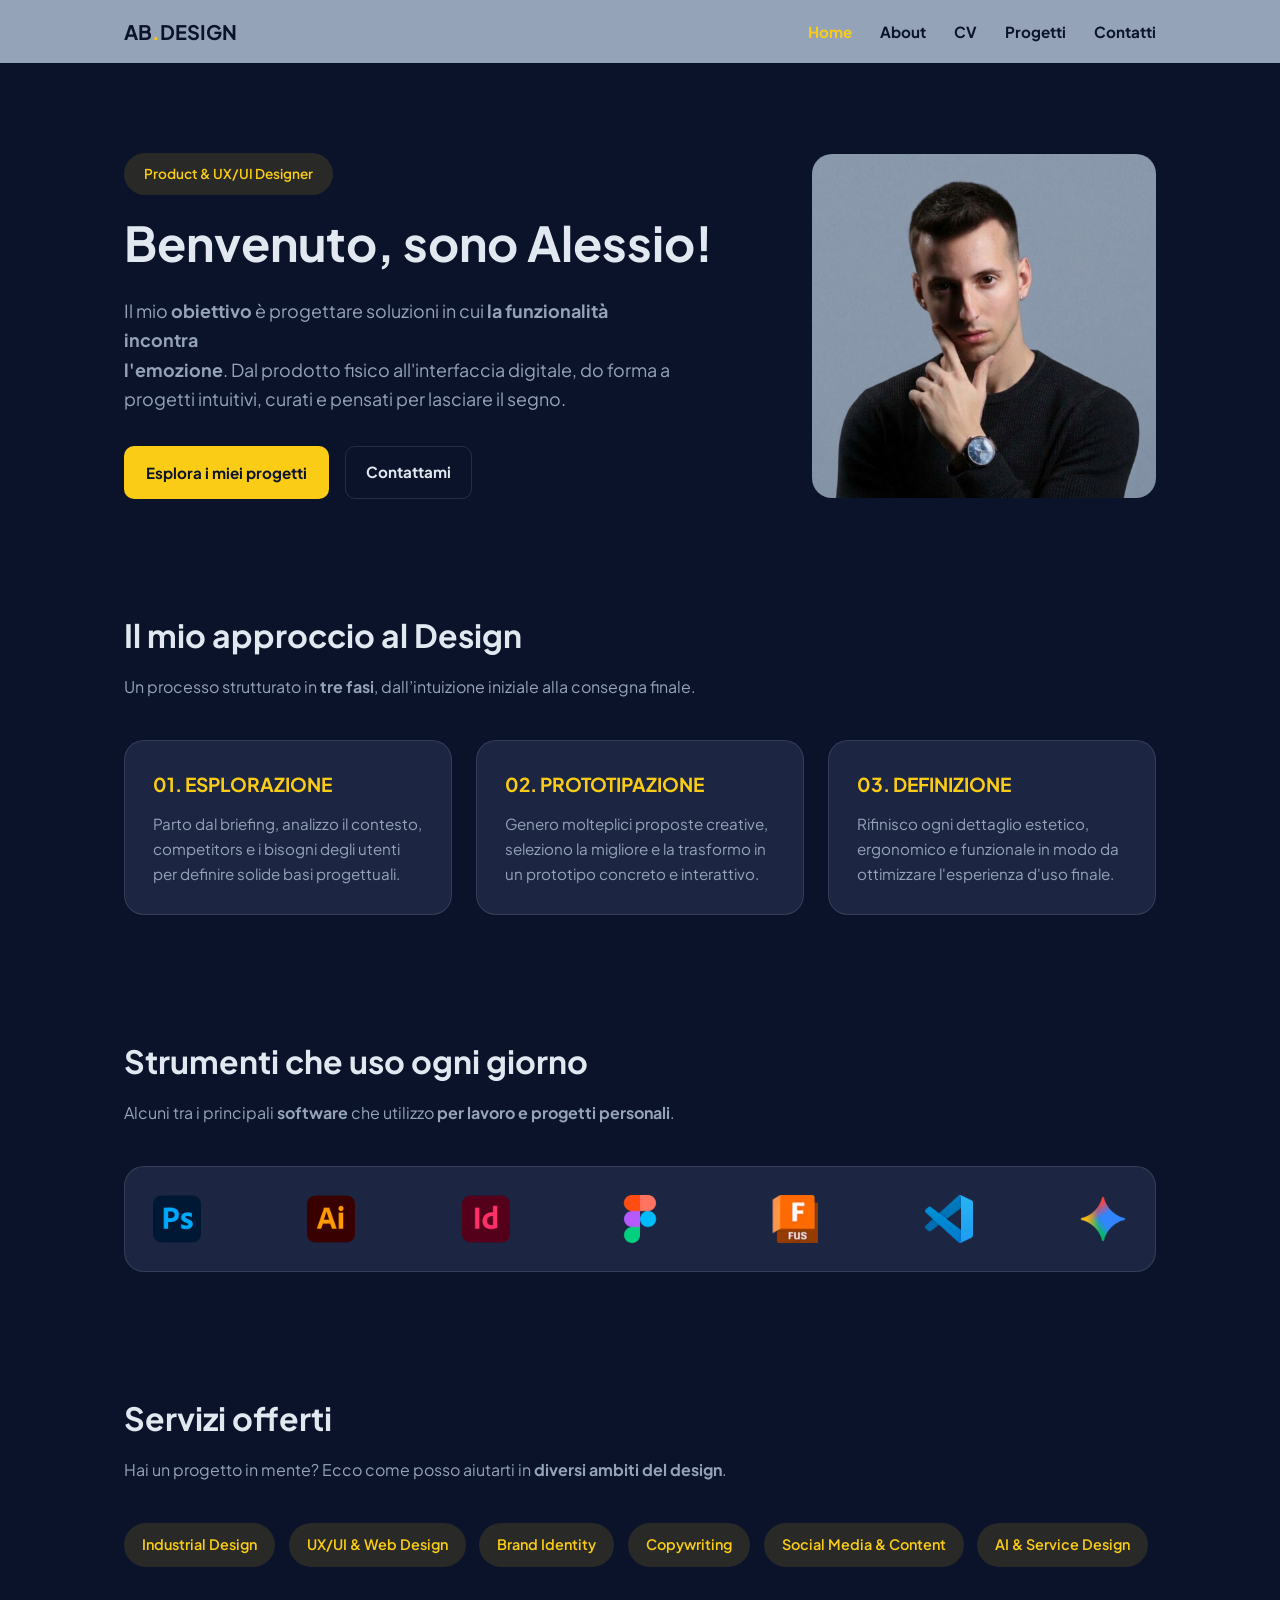
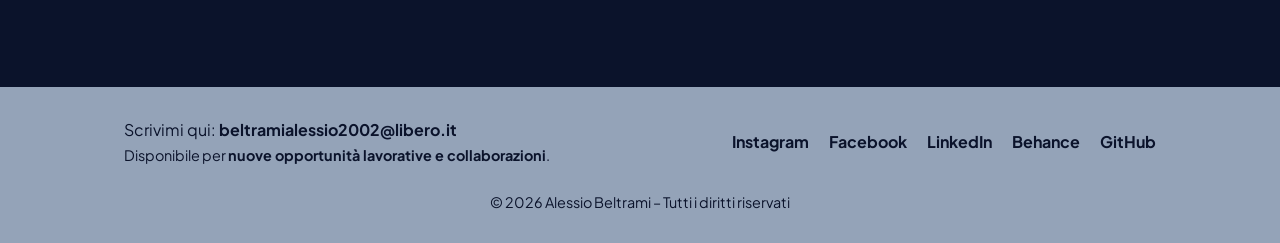
<file: index.html>
<!DOCTYPE html>
<html lang="it">
<head>
  <meta charset="UTF-8">
  <meta name="viewport" content="width=device-width, initial-scale=1.0">
  <title>Alessio Beltrami | Designer</title>
  <meta property="og:type" content="website">
  <meta property="og:url" content="https://alessiobeltrami.github.io/"/>
  <meta property="og:title" content="Portfolio di Alessio Beltrami, Product & UX/UI Designer." />
  <meta property="og:description" content="Esplora i miei progetti e il mio percorso nel mondo del design!" />
  <meta property="og:image" content="https://raw.githubusercontent.com/alessiobeltrami/alessiobeltrami.github.io/main/assets/img/immagine-anteprima.jpg" />
  <meta property="og:image:width" content="1200">
  <meta property="og:image:height" content="630">
  <link rel="icon" type="image/png" href="assets/img/AB_icona.jpg">
  <link rel="preconnect" href="https://fonts.googleapis.com">
  <link rel="preconnect" href="https://fonts.gstatic.com" crossorigin>
  <link href="https://fonts.googleapis.com/css2?family=Plus+Jakarta+Sans:wght@400;600;700&display=swap" rel="stylesheet">
  <link rel="stylesheet" href="assets/css/style.css">
</head>
<body>
  <header class="navbar">
    <div class="nav-container">
      <a href="index.html" class="brand-logo">AB<span>.</span>DESIGN</a>
      <nav class="nav-links" id="nav-links">
        <a href="index.html" class="active"><strong>Home</strong></a>
        <a href="about.html"><strong>About</strong></a>
        <a href="cv.html"><strong>CV</strong></a>
        <a href="progetti.html"><strong>Progetti</strong></a>
        <a href="contatti.html"><strong>Contatti</strong></a>
      </nav>
      <div class="hamburger" id="hamburger">
        <span></span>
        <span></span>
        <span></span>
      </div>
    </div>
  </header>
  <main>
    <section class="hero">
      <div class="container hero-grid">
        <div>
          <span class="badge-role">Product & UX/UI Designer</span>
          <h1>Benvenuto, sono Alessio!</h1>
          <p>Il mio <strong>obiettivo</strong> è progettare soluzioni in cui <strong>la funzionalità incontra <br> l'emozione</strong>. Dal prodotto fisico all'interfaccia digitale, do forma a <br> progetti intuitivi, curati e pensati per lasciare il segno.</p>
          <div class="hero-actions">
            <a href="progetti.html" class="btn-yellow">Esplora i miei progetti</a>
            <a href="contatti.html" class="btn-outline"><strong>Contattami</strong></a>
          </div>
        </div>
        <div class="hero-visual">
          <img src="assets/img/Foto_profilo_1.jpg" alt="Alessio Beltrami's profile picture">
        </div>
      </div>
    </section>
    <section class="section">
      <div class="container">
        <h2 class="section-title">Il mio approccio al Design</h2>
        <p class="section-subtitle"> Un processo strutturato in <strong>tre fasi</strong>, dall’intuizione iniziale alla consegna finale.</p>
        <div class="grid-3">
          <div class="card">
            <h3>01. ESPLORAZIONE</h3> 
            <p>Parto dal briefing, analizzo il contesto, competitors e i bisogni degli utenti per definire solide basi progettuali.</p>
          </div>
          <div class="card">
            <h3>02. PROTOTIPAZIONE</h3>
            <p>Genero molteplici proposte creative, seleziono la migliore e la trasformo in un prototipo concreto e interattivo.</p>
          </div>
          <div class="card">
            <h3>03. DEFINIZIONE</h3>
            <p>Rifinisco ogni dettaglio estetico, ergonomico e funzionale in modo da ottimizzare l'esperienza d'uso finale.</p>
          </div>
        </div>
      </div>
    </section>
    <section class="section">
      <div class="container">
        <h2 class="section-title">Strumenti che uso ogni giorno</h2>
        <p class="section-subtitle"> Alcuni tra i principali <strong>software</strong> che utilizzo <strong>per lavoro e progetti personali</strong>.</p>
        <div class="card">
         <div class="icone-software">
          <img src="assets/favicon/Photoshop_favicon.ico" alt="Photoshop">
          <img src="assets/favicon/Illustrator_favicon.ico" alt="Illustrator">
          <img src="assets/favicon/InDesign_favicon.ico" alt="InDesign">
          <img src="assets/favicon/Figma_favicon.ico" alt="Figma">
          <img src="assets/favicon/Fusion_360_favicon.ico" alt="Fusion 360">
          <img src="assets/favicon/Visual_studio_code_favicon.ico" alt="Visual Studio Code">
          <img src="assets/favicon/Gemini_favicon.ico" alt="Gemini">
         </div>
        </div>        
    </section>
    <section class="section">
      <div class="container">
        <h2 class="section-title">Servizi offerti</h2>
        <p class="section-subtitle">Hai un progetto in mente? Ecco come posso aiutarti in <strong>diversi ambiti del design</strong>.</p>
        <div class="tools-wrap">
          <span class="tool-pill">Industrial Design</span>
          <span class="tool-pill">UX/UI & Web Design</span>
          <span class="tool-pill">Brand Identity</span>
          <span class="tool-pill">Copywriting</span>
            <span class="tool-pill">Social Media & Content</span>
          <span class="tool-pill">AI & Service Design</span>
        </div>
      </div>
    </section>
   <footer class="footer">
    <div class="container">
      <div class="footer-top">
        <div>
          Scrivimi qui: <strong>beltramialessio2002@libero.it</strong> 
          <p style="color: var(--text-dark); font-size: 0.9rem;">Disponibile per <strong>nuove opportunità lavorative e collaborazioni</strong>.</p>
        </div>
        <div class="footer-socials">
          <a href="https://www.instagram.com/_ab._.design_/" target="_blank"><strong>Instagram</strong></a>
          <a href="https://www.facebook.com/alessio.beltrami.16" target="_blank"><strong>Facebook</strong></a>
          <a href="https://www.linkedin.com/in/alessio-beltrami" target="_blank"><strong>LinkedIn</strong></a>
          <a href="https://www.behance.net/alessiobeltrami1" target="_blank"><strong>Behance</strong></a>
          <a href="https://github.com/alessiobeltrami" target="_blank"><strong>GitHub</strong></a>
        </div>
      </div>
      <div class="footer-bottom">
        © 2026 Alessio Beltrami – Tutti i diritti riservati
      </div>
    </div>
  </footer>
  <script src="assets/js/script.js"></script>
</body>
</html>
</file>
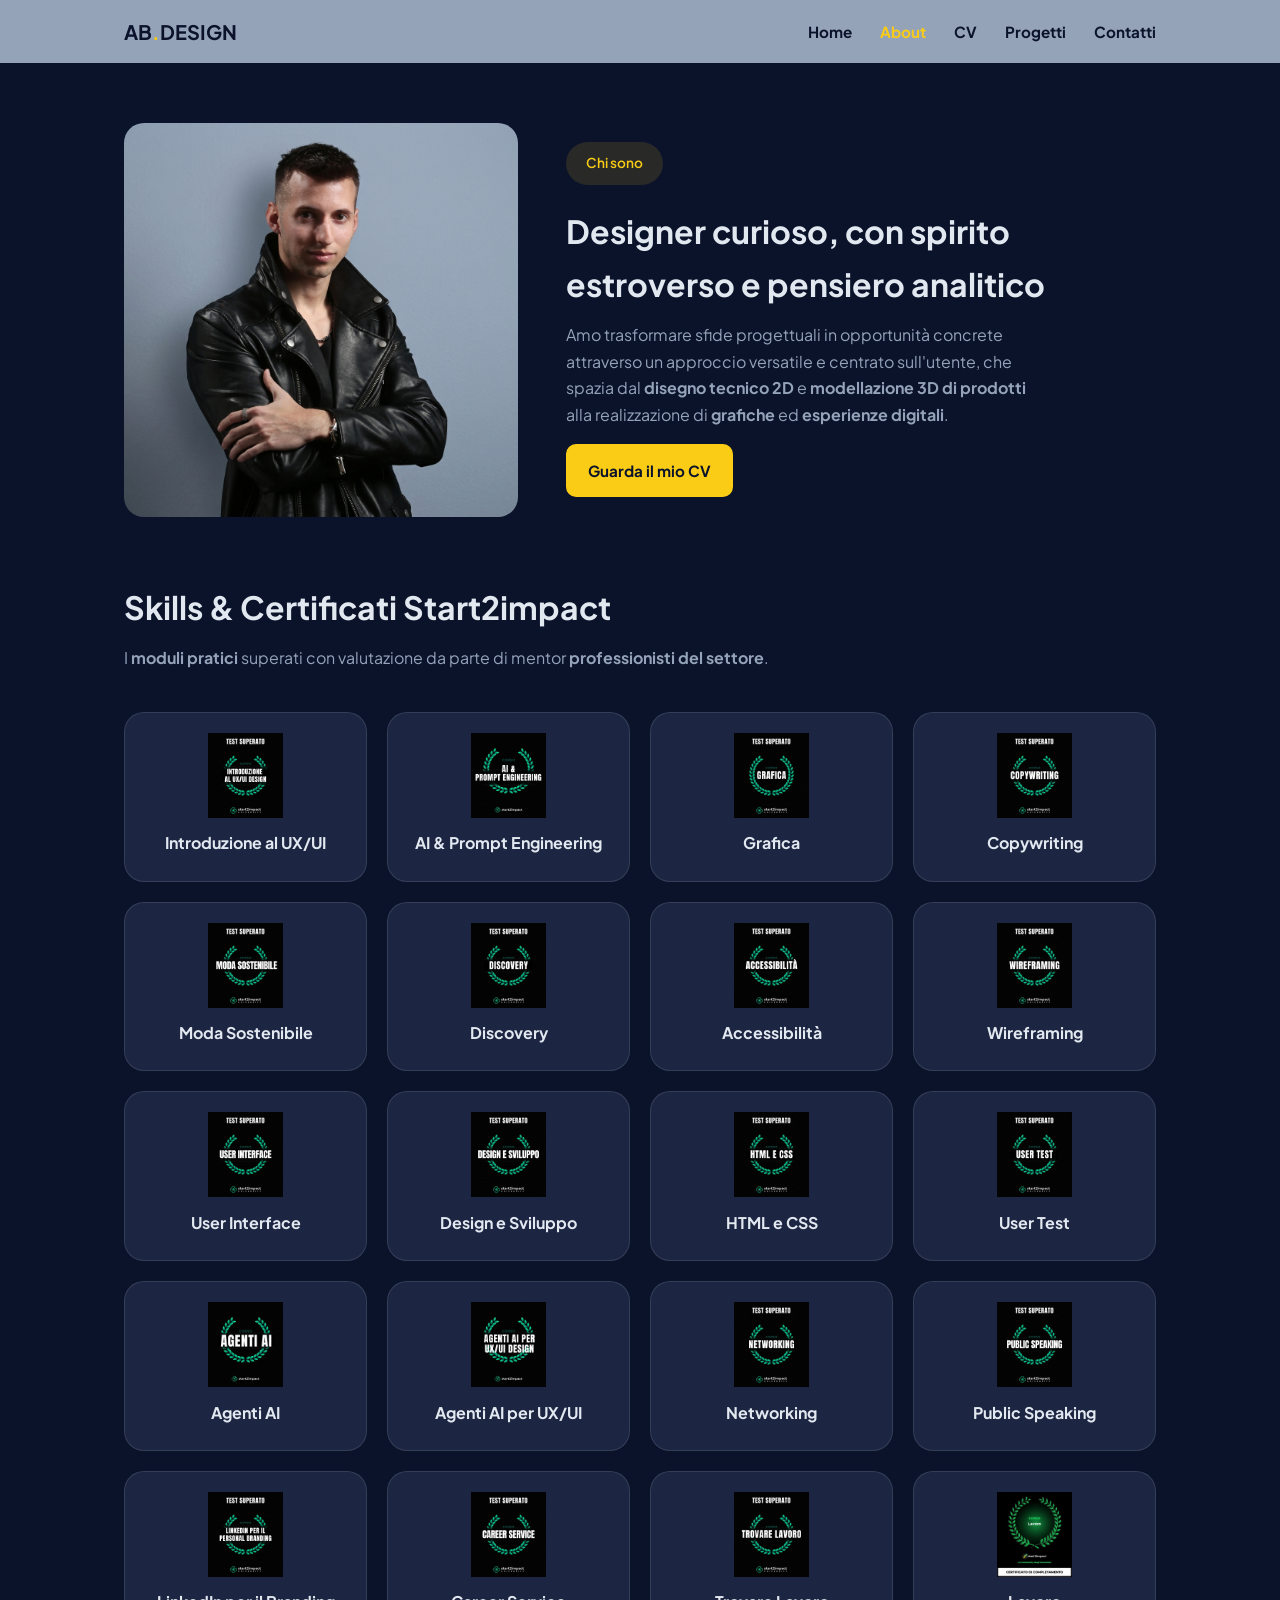
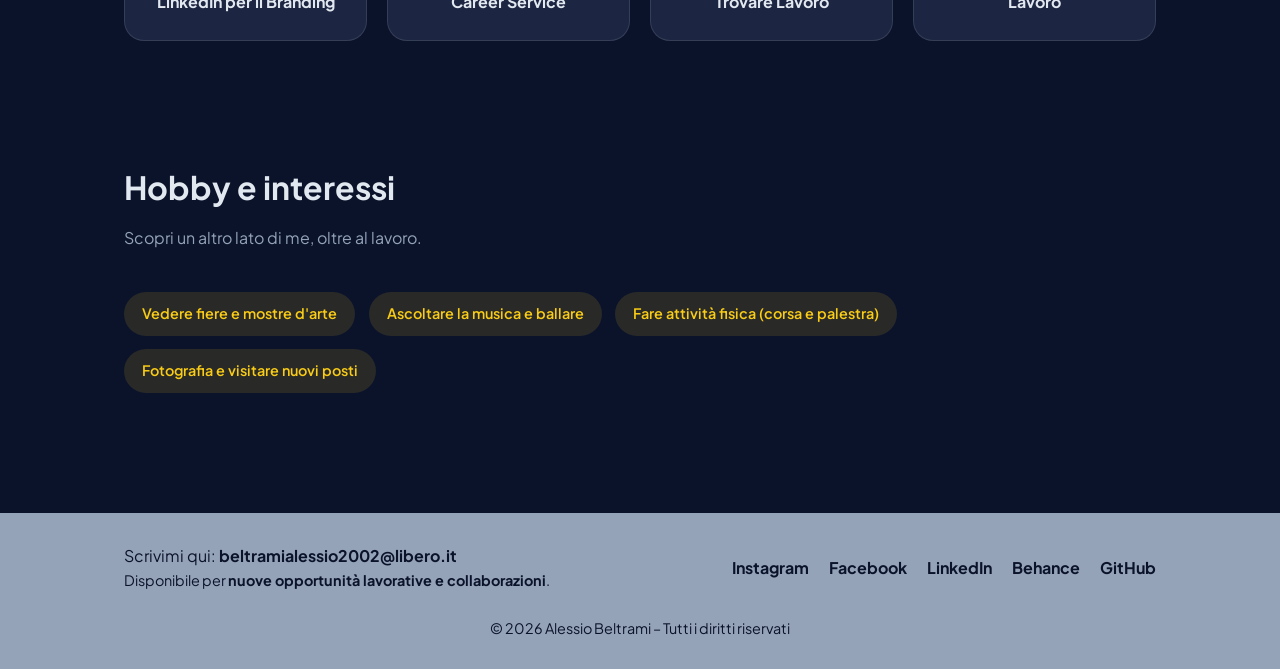
<file: about.html>
<!DOCTYPE html>
<html lang="it">
<head>
  <meta charset="UTF-8">
  <meta name="viewport" content="width=device-width, initial-scale=1.0">
  <title>Alessio Beltrami | Designer</title>
  <meta property="og:type" content="website">
  <meta property="og:url" content="https://alessiobeltrami.github.io/"/>
  <meta property="og:title" content="Portfolio di Alessio Beltrami, Product & UX/UI Designer." />
  <meta property="og:description" content="Esplora i miei progetti e il mio percorso nel mondo del design!" />
  <meta property="og:image" content="https://raw.githubusercontent.com/alessiobeltrami/alessiobeltrami.github.io/main/assets/img/immagine-anteprima.jpg" />
  <meta property="og:image:width" content="1200">
  <meta property="og:image:height" content="630">
  <link rel="icon" type="image/png" href="assets/img/AB_icona.jpg">
  <link rel="preconnect" href="https://fonts.googleapis.com">
  <link rel="preconnect" href="https://fonts.gstatic.com" crossorigin>
  <link href="https://fonts.googleapis.com/css2?family=Plus+Jakarta+Sans:wght@400;600;700&display=swap" rel="stylesheet">
  <link rel="stylesheet" href="assets/css/style.css">
</head>
<body>
  <header class="navbar">
    <div class="nav-container">
      <a href="index.html" class="brand-logo">AB<span>.</span>DESIGN</a>
      <nav class="nav-links" id="nav-links">
        <a href="index.html"><strong>Home</strong></a>
        <a href="about.html" class="active"><strong>About</strong></a>
        <a href="cv.html"><strong>CV</strong></a>
        <a href="progetti.html"><strong>Progetti</strong></a>
        <a href="contatti.html"><strong>Contatti</strong></a>
      </nav>
      <div class="hamburger" id="hamburger">
        <span></span>
        <span></span>
        <span></span>
      </div>
    </div>
  </header>
  <main>
    <section class="section">
      <div class="container">
        <div class="about-intro">
          <img src="assets/img/Foto_profilo_2.jpg" alt="Alessio Beltrami">
          <div>
            <span class="badge-role">Chi sono</span>
            <h1 class="section-title">Designer curioso, con spirito estroverso e pensiero analitico</h1>
            <p style="color: var(--text-muted); margin-bottom: 16px;">
              Amo trasformare sfide progettuali in opportunità concrete <br> attraverso un approccio versatile e centrato sull'utente, che <br> spazia dal <strong>disegno tecnico 2D</strong> e <strong>modellazione 3D di prodotti</strong> <br> alla realizzazione di <strong>grafiche</strong> ed <strong>esperienze digitali</strong>.
            </p>
            <a href="cv.html" class="btn-yellow">Guarda il mio CV</a>
          </div>
        </div>   
        <h2 class="section-title">Skills & Certificati Start2impact</h2>
        <p class="section-subtitle">I <strong>moduli pratici</strong> superati con valutazione da parte di mentor <strong>professionisti del settore</strong>.</p>
        <div class="badges-grid">
          <div class="badge-card">
            <img src="assets/img/Introduzione_uxui_design_certificato.jpg" alt="Introduzione al UX/UI Design">
            <h4>Introduzione al UX/UI</h4>
          </div>
          <div class="badge-card">
            <img src="assets/img/AI_&_prompt_engineering_certificato.jpg" alt="AI & Prompt Engineering">
            <h4>AI & Prompt Engineering</h4>
          </div>
          <div class="badge-card">
            <img src="assets/img/Grafica_certificato.jpg" alt="Grafica">
            <h4>Grafica</h4>
          </div>
          <div class="badge-card">
            <img src="assets/img/Copywriting_certificato.jpg" alt="Copywriting">
            <h4>Copywriting</h4>
          </div>
          <div class="badge-card">
            <img src="assets/img/Moda_sostenibile_certificato.jpg" alt="Moda Sostenibile">
            <h4>Moda Sostenibile</h4>
          </div>
          <div class="badge-card">
            <img src="assets/img/Discovery_certificato.jpg" alt="Discovery">
            <h4>Discovery</h4>
          </div>
          <div class="badge-card">
            <img src="assets/img/Accessibilità_certificato.jpg" alt="Accessibilità">
            <h4>Accessibilità</h4>
          </div>
          <div class="badge-card">
            <img src="assets/img/Wireframing_certificato.jpg" alt="Wireframing">
            <h4>Wireframing</h4>
          </div>
          <div class="badge-card">
            <img src="assets/img/User_interface_certificato.jpg" alt="User Interface">
            <h4>User Interface</h4>
          </div>
          <div class="badge-card">
            <img src="assets/img/Design_e_sviluppo_certificato.jpg" alt="Design e Sviluppo">
            <h4>Design e Sviluppo</h4>
          </div>
          <div class="badge-card">
            <img src="assets/img/HTML_e_CSS_certificato.jpg" alt="HTML e CSS">
            <h4>HTML e CSS</h4>
          </div>
          <div class="badge-card">
            <img src="assets/img/User_test_certificato.jpg" alt="User Test">
            <h4>User Test</h4>
          </div>
          <div class="badge-card">
            <img src="assets/img/Agenti_AI_certificato.jpg" alt="Agenti AI">
            <h4>Agenti AI</h4>
          </div>
          <div class="badge-card">
            <img src="assets/img/Agenti_AI_per_uxui_design_certificato.jpg" alt="Agenti AI per UX/UI Design">
            <h4>Agenti AI per UX/UI</h4>
          </div>
          <div class="badge-card">
            <img src="assets/img/Networking_certificato.jpg" alt="Networking">
            <h4>Networking</h4>
          </div>
          <div class="badge-card">
            <img src="assets/img/Public_speaking_certificato.jpg" alt="Public Speaking">
            <h4>Public Speaking</h4>
          </div>
          <div class="badge-card">
            <img src="assets/img/LinkedIn_per_il_personal_branding_certificato.jpg" alt="LinkedIn per il Personal Branding">
            <h4>LinkedIn per il Branding</h4>
          </div>
          <div class="badge-card">
            <img src="assets/img/Career_service_certificato.jpg" alt="Career Service">
            <h4>Career Service</h4>
          </div>
          <div class="badge-card">
            <img src="assets/img/Trovare_lavoro_certificato.jpg" alt="Trovare Lavoro">
            <h4>Trovare Lavoro</h4>
          </div>
          <div class="badge-card">
            <img src="assets/img/Lavoro_certificato.jpg" alt="Lavoro">
            <h4>Lavoro</h4>
          </div>
        </div>
      </div>
    </section>
  </main>
    <section class="section">
      <div class="container">
        <h2 class="section-title">Hobby e interessi</h2>
        <p class="section-subtitle">Scopri un altro lato di me, oltre al lavoro.</p>
        <div class="tools-wrap">
          <span class="tool-pill">Vedere fiere e mostre d'arte</span>
          <span class="tool-pill">Ascoltare la musica e ballare</span>
          <span class="tool-pill">Fare attività fisica (corsa e palestra)</span>
          <span class="tool-pill">Fotografia e visitare nuovi posti</span>
        </div>
      </div>
    </section>
  <footer class="footer">
    <div class="container">
      <div class="footer-top">
        <div>
          Scrivimi qui: <strong>beltramialessio2002@libero.it</strong> 
          <p style="color: var(--text-dark); font-size: 0.9rem;">Disponibile per <strong>nuove opportunità lavorative e collaborazioni</strong>.</p>
        </div>
        <div class="footer-socials">
          <a href="https://www.instagram.com/_ab._.design_/" target="_blank"><strong>Instagram</strong></a>
          <a href="https://www.facebook.com/alessio.beltrami.16" target="_blank"><strong>Facebook</strong></a>
          <a href="https://www.linkedin.com/in/alessio-beltrami" target="_blank"><strong>LinkedIn</strong></a>
          <a href="https://www.behance.net/alessiobeltrami1" target="_blank"><strong>Behance</strong></a>
          <a href="https://github.com/alessiobeltrami" target="_blank"><strong>GitHub</strong></a>
        </div>
      </div>
      <div class="footer-bottom">
        © 2026 Alessio Beltrami – Tutti i diritti riservati
      </div>
    </div>
  </footer>
  <script src="assets/js/script.js"></script>
</body>
</html>
</file>
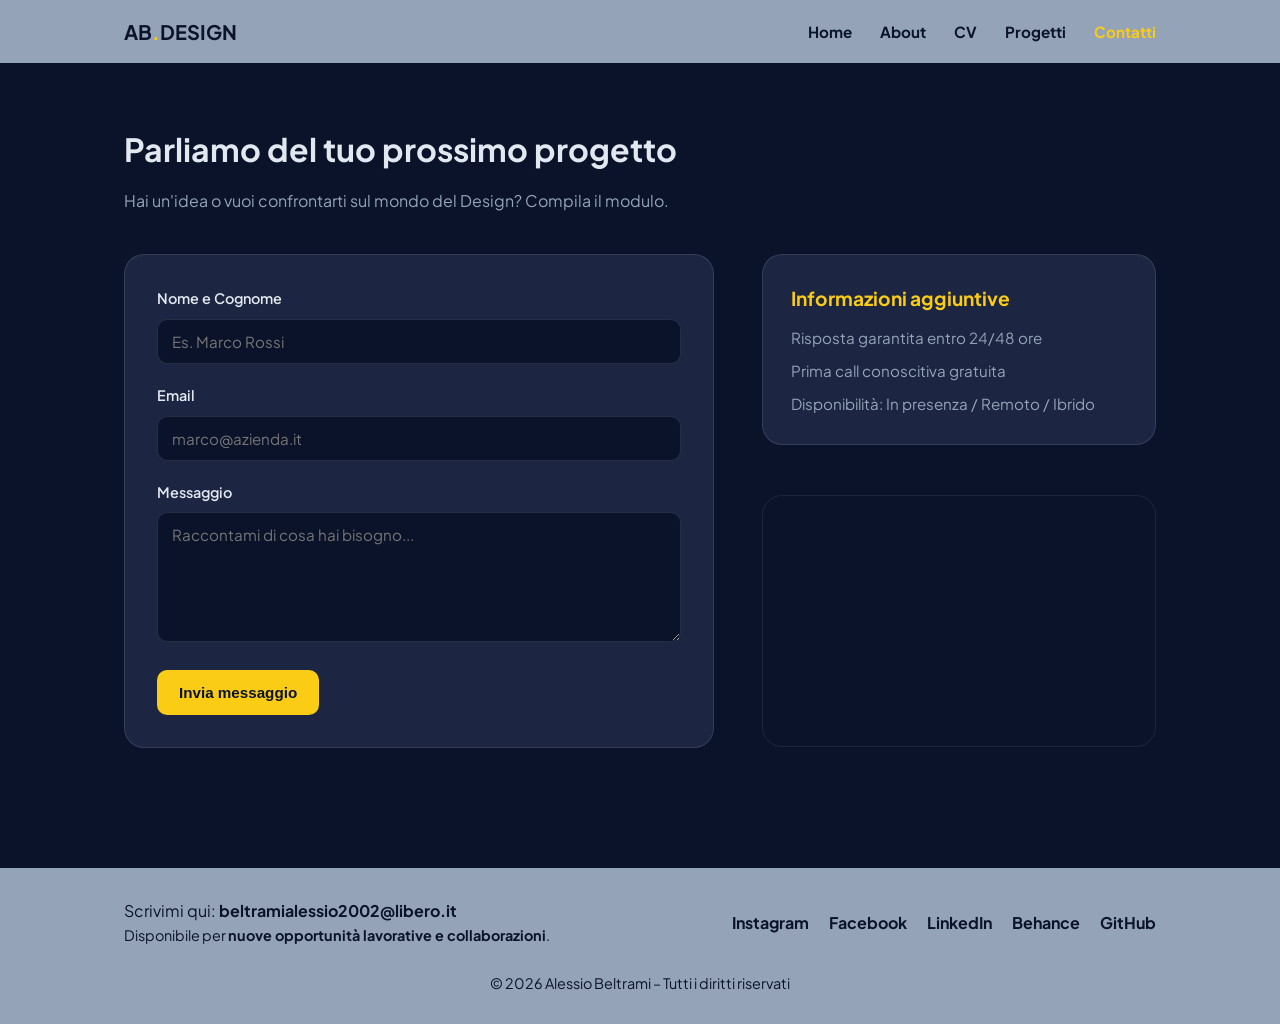
<file: contatti.html>
<!DOCTYPE html>
<html lang="it">
<head>
  <meta charset="UTF-8">
  <meta name="viewport" content="width=device-width, initial-scale=1.0">
  <title>Alessio Beltrami | Designer</title>
  <meta property="og:type" content="website">
  <meta property="og:url" content="https://alessiobeltrami.github.io/"/>
  <meta property="og:title" content="Portfolio di Alessio Beltrami, Product & UX/UI Designer." />
  <meta property="og:description" content="Esplora i miei progetti e il mio percorso nel mondo del design!" />
  <meta property="og:image" content="https://raw.githubusercontent.com/alessiobeltrami/alessiobeltrami.github.io/main/assets/img/immagine-anteprima.jpg" />
  <meta property="og:image:width" content="1200">
  <meta property="og:image:height" content="630">
  <link rel="icon" type="image/png" href="assets/img/AB_icona.jpg">
  <link rel="preconnect" href="https://fonts.googleapis.com">
  <link rel="preconnect" href="https://fonts.gstatic.com" crossorigin>
  <link href="https://fonts.googleapis.com/css2?family=Plus+Jakarta+Sans:wght@400;600;700&display=swap" rel="stylesheet">
  <link rel="stylesheet" href="assets/css/style.css">
</head>
<body>
  <header class="navbar">
    <div class="nav-container">
      <a href="index.html" class="brand-logo">AB<span>.</span>DESIGN</a>
      <nav class="nav-links" id="nav-links">
        <a href="index.html"><strong>Home</strong></a>
        <a href="about.html"><strong>About</strong></a>
        <a href="cv.html"><strong>CV</strong></a>
        <a href="progetti.html"><strong>Progetti</strong></a>
        <a href="contatti.html" class="active"><strong>Contatti</strong></a>
      </nav>
      <div class="hamburger" id="hamburger">
        <span></span>
        <span></span>
        <span></span>
      </div>
    </div>
  </header>
  <main>
    <section class="section">
      <div class="container">
        <h1 class="section-title">Parliamo del tuo prossimo progetto</h1>
        <p class="section-subtitle">Hai un'idea o vuoi confrontarti sul mondo del Design? Compila il modulo.</p>
        <div class="contact-grid">
          <form id="contact-form" class="contact-form">
            <div class="form-group">
              <label for="nome">Nome e Cognome</label>
              <input type="text" id="nome" name="name" placeholder="Es. Marco Rossi" required>
            </div>
            <div class="form-group">
              <label for="email">Email</label>
              <input type="email" id="email" name="email" placeholder="marco@azienda.it" required>
            </div>
            <div class="form-group">
              <label for="messaggio">Messaggio</label>
              <textarea id="messaggio" name="message" placeholder="Raccontami di cosa hai bisogno..." required></textarea>
            </div>
            <button type="submit" class="btn-yellow">Invia messaggio</button>
          </form>
          <div class="contact-info-box">
            <div class="card">
              <h3>Informazioni aggiuntive</h3>
              <p style="margin-top: 8px;">Risposta garantita entro 24/48 ore</p>
              <p style="margin-top: 8px;">Prima call conoscitiva gratuita</p>
              <p style="margin-top: 8px;">Disponibilità: In presenza / Remoto / Ibrido</p>
            </div>
              <div class="map-box">
                <iframe
                 src="https://www.google.com/maps/embed?pb=!1m18!1m12!1m3!1d19602.65508808633!2d7.756858420184223!3d45.1012476297487!2m3!1f0!2f0!3f0!3m2!1i1024!2i768!4f13.1!3m3!1m2!1s0x478873da6c11ae7b%3A0x9bbab26027365bba!2s10099%20San%20Mauro%20Torinese%20TO%2C%20Italia!5e1!3m2!1sit!2sus!4v1795262994858!5m2!1sit!2sus" width="600" height="450" style="border:0;" allowfullscreen="" loading="lazy" referrerpolicy="strict-origin-when-cross-origin"
                 width="100%"
                 height="220"
                 style="border:0;"
                 allowfullscreen=""
                 loading="lazy"
                 referrerpolicy="no-referrer-when-downgrade"
                 title="Mappa di San Mauro Torinese">
                </iframe>
              </div>
          </div>
        </div>
      </div>
    </section>
  </main>
   <footer class="footer">
    <div class="container">
      <div class="footer-top">
        <div>
          Scrivimi qui: <strong>beltramialessio2002@libero.it</strong> 
          <p style="color: var(--text-dark); font-size: 0.9rem;">Disponibile per <strong>nuove opportunità lavorative e collaborazioni</strong>.</p>
        </div>
        <div class="footer-socials">
          <a href="https://www.instagram.com/_ab._.design_/" target="_blank"><strong>Instagram</strong></a>
          <a href="https://www.facebook.com/alessio.beltrami.16" target="_blank"><strong>Facebook</strong></a>
          <a href="https://www.linkedin.com/in/alessio-beltrami" target="_blank"><strong>LinkedIn</strong></a>
          <a href="https://www.behance.net/alessiobeltrami1" target="_blank"><strong>Behance</strong></a>
          <a href="https://github.com/alessiobeltrami" target="_blank"><strong>GitHub</strong></a>
        </div>
      </div>
      <div class="footer-bottom">
        © 2026 Alessio Beltrami – Tutti i diritti riservati
      </div>
    </div>
  </footer>
  <script src="assets/js/script.js"></script>
</body>
</html>
</file>
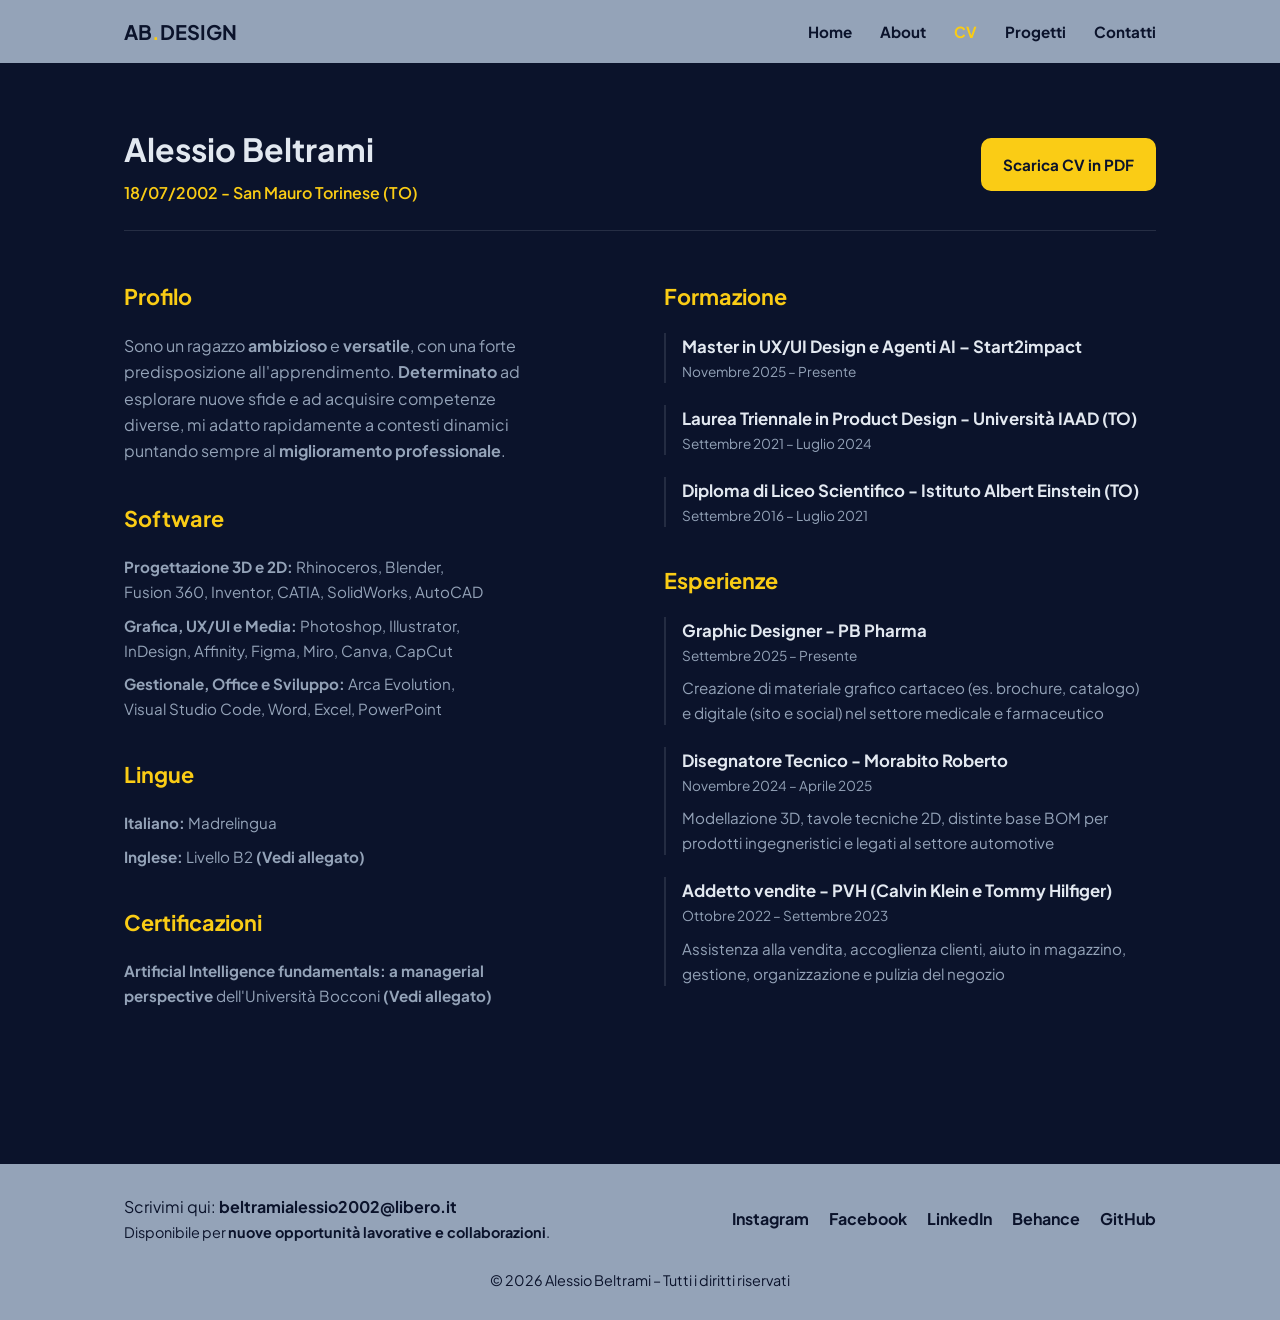
<file: cv.html>
<!DOCTYPE html>
<html lang="it">
<head>
  <meta charset="UTF-8">
  <meta name="viewport" content="width=device-width, initial-scale=1.0">
  <title>Alessio Beltrami | Designer</title>
  <meta property="og:type" content="website">
  <meta property="og:url" content="https://alessiobeltrami.github.io/"/>
  <meta property="og:title" content="Portfolio di Alessio Beltrami, Product & UX/UI Designer." />
  <meta property="og:description" content="Esplora i miei progetti e il mio percorso nel mondo del design!" />
  <meta property="og:image" content="https://raw.githubusercontent.com/alessiobeltrami/alessiobeltrami.github.io/main/assets/img/immagine-anteprima.jpg" />
  <meta property="og:image:width" content="1200">
  <meta property="og:image:height" content="630">
  <link rel="icon" type="image/png" href="assets/img/AB_icona.jpg">
  <link rel="preconnect" href="https://fonts.googleapis.com">
  <link rel="preconnect" href="https://fonts.gstatic.com" crossorigin>
  <link href="https://fonts.googleapis.com/css2?family=Plus+Jakarta+Sans:wght@400;600;700&display=swap" rel="stylesheet">
  <link rel="stylesheet" href="assets/css/style.css">
</head>
<body>
  <header class="navbar">
    <div class="nav-container">
      <a href="index.html" class="brand-logo">AB<span>.</span>DESIGN</a>
      <nav class="nav-links" id="nav-links">
        <a href="index.html"><strong>Home</strong></a>
        <a href="about.html"><strong>About</strong></a>
        <a href="cv.html" class="active"><strong>CV</strong></a>
        <a href="progetti.html"><strong>Progetti</strong></a>
        <a href="contatti.html"><strong>Contatti</strong></a>
      </nav>
      <div class="hamburger" id="hamburger">
        <span></span>
        <span></span>
        <span></span>
      </div>
    </div>
  </header>
  <main>
    <section class="section">
      <div class="container">
        <div class="cv-header">
          <div>
            <h1 class="section-title" style="margin-bottom: 4px ;">Alessio Beltrami</h1>
            <p style="color: var(--accent-yellow); font-weight: 600;">18/07/2002 - San Mauro Torinese (TO)</p>
          </div>
          <a href="assets/pdf/CV Alessio Beltrami.pdf" download class="btn-yellow" target="_blank">Scarica CV in PDF</a>
        </div>
        <div class="cv-grid">
          <div>
            <div class="cv-block">
              <h2>Profilo</h2>
              <p style="color: var(--text-muted);">Sono un ragazzo <strong>ambizioso</strong> e <strong>versatile</strong>, con una forte predisposizione all'apprendimento. <strong>Determinato</strong> ad <br> esplorare nuove sfide e ad acquisire competenze <br> diverse, mi adatto rapidamente a contesti dinamici <br> puntando sempre al <strong>miglioramento professionale</strong>.</p>
            </div>
            <div class="cv-block">
              <h2>Software</h2>
              <ul class="cv-list">
                <li><strong>Progettazione 3D e 2D:</strong> Rhinoceros, Blender, <br> Fusion 360, Inventor, CATIA, SolidWorks, AutoCAD</li>
                <li><strong>Grafica, UX/UI e Media:</strong> Photoshop, Illustrator, <br> InDesign, Affinity, Figma, Miro, Canva, CapCut</li>
                <li><strong>Gestionale, Office e Sviluppo:</strong> Arca Evolution, <br> Visual Studio Code, Word, Excel, PowerPoint </li>
              </ul>
            </div>
            <div class="cv-block">
              <h2>Lingue</h2>
              <ul class="cv-list">
                <li><strong>Italiano:</strong> Madrelingua</li>
                <li><strong>Inglese:</strong> Livello B2 <a href="assets/pdf/Beltrami Alessio Certificato B2 Inglese.pdf" target="_blank"> <strong>(Vedi allegato)</strong></a></li>
              </ul>
            </div>
            <div class="cv-block">
              <h2> Certificazioni</h2>
              <ul class="cv-list">
                <li><strong>Artificial Intelligence fundamentals: a managerial <br>perspective</strong> dell'Università Bocconi <a href="assets/pdf/Beltrami Alessio - Certificato open badge AI Bocconi.pdf" target="_blank"> <strong>(Vedi allegato)</strong></a></li>
              </ul>
            </div>
          </div>
          <div>
            <div class="cv-block">
              <h2>Formazione</h2>
              <div class="cv-item">
                <h4>Master in UX/UI Design e Agenti AI – Start2impact</h4>
                <span class="meta">Novembre 2025 – Presente</span>
              </div>
              <div class="cv-item">
                <h4>Laurea Triennale in Product Design - Università IAAD (TO)</h4>
                <span class="meta">Settembre 2021 – Luglio 2024</span>
              </div>
              <div class="cv-item">
                <h4>Diploma di Liceo Scientifico - Istituto Albert Einstein (TO)</h4>
                <span class="meta">Settembre 2016 – Luglio 2021</span>
              </div>
            </div>
            <div class="cv-block">
              <h2>Esperienze</h2>
              <div class="cv-item">
                <h4>Graphic Designer - PB Pharma</h4>
                <span class="meta">Settembre 2025 – Presente</span>
                <p>Creazione di materiale grafico cartaceo (es. brochure, catalogo) <br> e digitale (sito e social) nel settore medicale e farmaceutico</p>
              </div>
              <div class="cv-item">
                <h4>Disegnatore Tecnico - Morabito Roberto</h4>
                <span class="meta">Novembre 2024 – Aprile 2025</span>
                <p>Modellazione 3D, tavole tecniche 2D, distinte base BOM per prodotti ingegneristici e legati al settore automotive</p>
              </div>
               <div class="cv-item">
                <h4>Addetto vendite - PVH (Calvin Klein e Tommy Hilfiger)</h4>
                <span class="meta">Ottobre 2022 – Settembre 2023</span>
                <p>Assistenza alla vendita, accoglienza clienti, aiuto in magazzino, gestione, organizzazione e pulizia del negozio</p>
              </div>
            </div>
          </div>
        </div>
      </div>
    </section>
  </main>
   <footer class="footer">
    <div class="container">
      <div class="footer-top">
        <div>
          Scrivimi qui: <strong>beltramialessio2002@libero.it</strong> 
          <p style="color: var(--text-dark); font-size: 0.9rem;">Disponibile per <strong>nuove opportunità lavorative e collaborazioni</strong>.</p>
        </div>
        <div class="footer-socials">
          <a href="https://www.instagram.com/_ab._.design_/" target="_blank"><strong>Instagram</strong></a>
          <a href="https://www.facebook.com/alessio.beltrami.16" target="_blank"><strong>Facebook</strong></a>
          <a href="https://www.linkedin.com/in/alessio-beltrami" target="_blank"><strong>LinkedIn</strong></a>
          <a href="https://www.behance.net/alessiobeltrami1" target="_blank"><strong>Behance</strong></a>
          <a href="https://github.com/alessiobeltrami" target="_blank"><strong>GitHub</strong></a>
        </div>
      </div>
      <div class="footer-bottom">
        © 2026 Alessio Beltrami – Tutti i diritti riservati
      </div>
    </div>
  </footer>
  <script src="assets/js/script.js"></script>
</body>
</html>
</file>
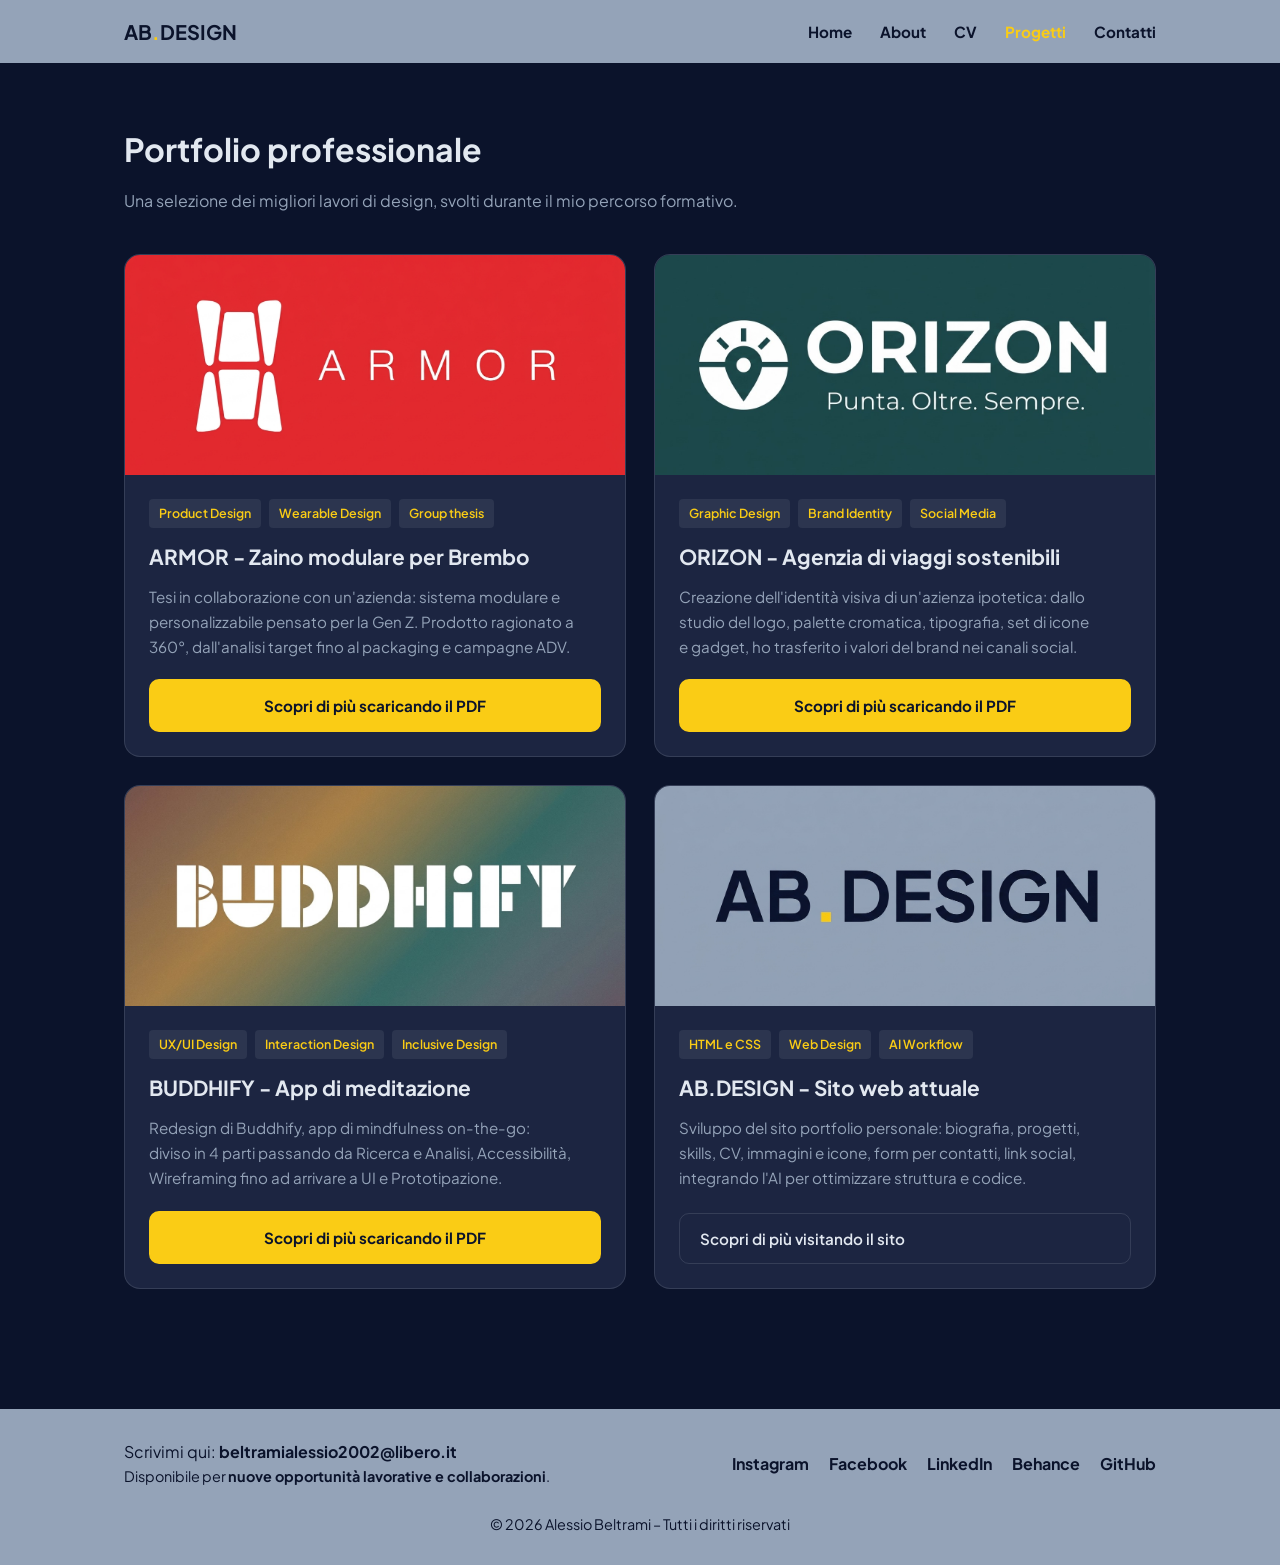
<file: progetti.html>
<!DOCTYPE html>
<html lang="it">
<head>
  <meta charset="UTF-8">
  <meta name="viewport" content="width=device-width, initial-scale=1.0">
  <title>Alessio Beltrami | Designer</title>
  <meta property="og:type" content="website">
  <meta property="og:url" content="https://alessiobeltrami.github.io/"/>
  <meta property="og:title" content="Portfolio di Alessio Beltrami, Product & UX/UI Designer." />
  <meta property="og:description" content="Esplora i miei progetti e il mio percorso nel mondo del design!" />
  <meta property="og:image" content="https://raw.githubusercontent.com/alessiobeltrami/alessiobeltrami.github.io/main/assets/img/immagine-anteprima.jpg" />
  <meta property="og:image:width" content="1200">
  <meta property="og:image:height" content="630">
  <link rel="icon" type="image/png" href="assets/img/AB_icona.jpg">
  <link rel="preconnect" href="https://fonts.googleapis.com">
  <link rel="preconnect" href="https://fonts.gstatic.com" crossorigin>
  <link href="https://fonts.googleapis.com/css2?family=Plus+Jakarta+Sans:wght@400;600;700&display=swap" rel="stylesheet">
  <link rel="stylesheet" href="assets/css/style.css">
</head>
<body>
  <header class="navbar">
    <div class="nav-container">
      <a href="index.html" class="brand-logo">AB<span>.</span>DESIGN</a>
      <nav class="nav-links" id="nav-links">
        <a href="index.html"><strong>Home</strong></a>
        <a href="about.html"><strong>About</strong></a>
        <a href="cv.html"><strong>CV</strong></a>
        <a href="progetti.html" class="active"><strong>Progetti</strong></a>
        <a href="contatti.html"><strong>Contatti</strong></a>
      </nav>
      <div class="hamburger" id="hamburger">
        <span></span>
        <span></span>
        <span></span>
      </div>
    </div>
  </header>
  <main>
    <section class="section">
      <div class="container">
        <h1 class="section-title">Portfolio professionale</h1>
        <p class="section-subtitle">Una selezione dei migliori lavori di design, svolti durante il mio percorso formativo.</p>
        <div class="projects-grid">
          <article class="project-card">
            <img src="assets/img/Copertina_ARMOR.jpg" alt="Progetto 1" class="project-thumb">
            <div class="project-body">
              <div class="project-tags">
                <span>Product Design</span>
                <span>Wearable Design</span>
                <span>Group thesis</span>
              </div>
              <h3>ARMOR - Zaino modulare per Brembo</h3>
              <p>Tesi in collaborazione con un'azienda: sistema modulare e personalizzabile pensato per la Gen Z. Prodotto ragionato a 360°, dall'analisi target fino al packaging e campagne ADV.</p>
              <a href="assets/pdf/ARMOR - Tesi di classe Brembo - Adani Beltrami Feggi.pdf" target="_blank" class="btn-yellow">Scopri di più scaricando il PDF</a>
            </div>
          </article>
          <article class="project-card">
            <img src="assets/img/Copertina_ORIZON.jpg" alt="Progetto 2" class="project-thumb">
            <div class="project-body">
              <div class="project-tags">
                <span>Graphic Design</span>
                <span>Brand Identity</span>
                <span>Social Media</span>
              </div>
              <h3>ORIZON - Agenzia di viaggi sostenibili</h3>
              <p>Creazione dell'identità visiva di un'azienza ipotetica: dallo studio del logo, palette cromatica, tipografia, set di icone <br> e gadget, ho trasferito i valori del brand nei canali social.</p>
              <a href="assets/pdf/ORIZON - Progetto Grafica di Alessio Beltrami.pdf" target="_blank" class="btn-yellow">Scopri di più scaricando il PDF</a>
            </div>
          </article>
          <article class="project-card">
            <img src="assets/img/Copertina_BUDDHIFY.jpg" alt="Progetto 3" class="project-thumb">
            <div class="project-body">
              <div class="project-tags">
                <span>UX/UI Design</span>
                <span>Interaction Design</span>
                <span>Inclusive Design</span>
              </div>
              <h3>BUDDHIFY - App di meditazione</h3>
              <p>Redesign di Buddhify, app di mindfulness on-the-go: <br> diviso in 4 parti passando da Ricerca e Analisi, Accessibilità, Wireframing fino ad arrivare a UI e Prototipazione. </p>
              <a href="assets/pdf/BUDDHIFY - Progetto completo di Alessio Beltrami.pdf" target="_blank" class="btn-yellow">Scopri di più scaricando il PDF</a>
            </div>
          </article>
          <article class="project-card">
            <img src="assets/img/Copertina_AB.DESIGN.jpg" alt="Progetto 4" class="project-thumb">
            <div class="project-body">
              <div class="project-tags">
                <span>HTML e CSS</span>
                <span>Web Design</span>
                <span>AI Workflow</span>
              </div>
              <h3>AB.DESIGN - Sito web attuale</h3>
              <p>Sviluppo del sito portfolio personale: biografia, progetti, <br> skills, CV, immagini e icone, form per contatti, link social, integrando l'AI per ottimizzare struttura e codice.</p>
              <a href="index.html" class="btn-outline">Scopri di più visitando il sito</a>
            </div>
          </article>
        </div>
      </div>
    </section>
  </main>
  <footer class="footer">
    <div class="container">
      <div class="footer-top">
        <div>
          Scrivimi qui: <strong>beltramialessio2002@libero.it</strong> 
          <p style="color: var(--text-dark); font-size: 0.9rem;">Disponibile per <strong>nuove opportunità lavorative e collaborazioni</strong>.</p>
        </div>
        <div class="footer-socials">
          <a href="https://www.instagram.com/_ab._.design_/" target="_blank"><strong>Instagram</strong></a>
          <a href="https://www.facebook.com/alessio.beltrami.16" target="_blank"><strong>Facebook</strong></a>
          <a href="https://www.linkedin.com/in/alessio-beltrami" target="_blank"><strong>LinkedIn</strong></a>
          <a href="https://www.behance.net/alessiobeltrami1" target="_blank"><strong>Behance</strong></a>
          <a href="https://github.com/alessiobeltrami" target="_blank"><strong>GitHub</strong></a>
        </div>
      </div>
      <div class="footer-bottom">
        © 2026 Alessio Beltrami – Tutti i diritti riservati
      </div>
    </div>
  </footer>
  <script src="assets/js/script.js"></script>
</body>
</html>
</file>
<file: assets/css/style.css>
@charset "UTF-8";

:root {
  --bg-night: #0B132B;
  --bg-card: #1C2541;
  --text-light: #E2E8F0;
  --text-muted: #94a3b8;
  --accent-yellow: #FACC15;
  --accent-yellow-hover: #EAB308;
  --text-dark: #0B132B;
  --border-subtle: rgba(226, 232, 240, 0.12);
}

*, *::before, *::after {
  box-sizing: border-box;
  margin: 0;
  padding: 0;
}

html, body {
  max-width: 100%;
  overflow-x: hidden;
}

body {
  background-color: var(--bg-night);
  color: var(--text-light);
  font-family: 'Plus Jakarta Sans', -apple-system, BlinkMacSystemFont, sans-serif;
  line-height: 1.65;
  display: flex;
  flex-direction: column;
  min-height: 100vh;
}

main {
  flex: 1;
}

a {
  color: inherit;
  text-decoration: none;
  transition: all 0.25s ease;
}

.container {
  max-width: 1080px;
  margin: 0 auto;
  padding: 0 24px;
}

/* NAVBAR */
.navbar {
  background-color: #94a3b8;
  backdrop-filter: blur(10px);
  border-bottom: 0px solid var(--border-subtle);
  position: sticky;
  top: 0;
  z-index: 100;
  padding: 15px 0;
}

.nav-container {
  max-width: 1080px;
  margin: 0 auto;
  padding: 0 24px;
  display: flex;
  justify-content: space-between;
  align-items: center;
}

.brand-logo {
  font-weight: 700;
  font-size: 1.25rem;
  color: var(--text-dark);
}

.brand-logo span {
  color: var(--accent-yellow);
}

.nav-links {
  display: flex;
  gap: 28px;
}

.nav-links a {
  color: var(--text-dark);
  font-weight: 600;
  font-size: 0.95rem;
}

.nav-links a:hover,
.nav-links a.active {
  color: var(--accent-yellow);
}

.hamburger {
  display: none;
  flex-direction: column;
  gap: 5px;
  cursor: pointer;
}

.hamburger span {
  width: 25px;
  height: 2px;
  background-color: var(--text-light);
  transition: 0.3s;
}

/* BUTTONS (CTA GIALLO) */
.btn-yellow {
  display: inline-block;
  background-color: var(--accent-yellow);
  color: var(--text-dark);
  font-weight: 700;
  padding: 12px 20px;
  border-radius: 10px;
  border: 2px solid var(--accent-yellow);
  cursor: pointer;
  font-size: 0.95rem;
  text-align: center;
}

.btn-yellow:hover {
  background-color: var(--accent-yellow-hover);
  border-color: var(--accent-yellow-hover);
  transform: translateY(-2px);
}

.btn-outline {
  display: inline-block;
  background-color: transparent;
  color: var(--text-light);
  font-weight: 600;
  padding: 12px 20px;
  border-radius: 10px;
  border: 1px solid var(--border-subtle);
  font-size: 0.95rem;
}

.btn-outline:hover {
  border-color: var(--accent-yellow);
  color: var(--text-dark);
  background-color: var(--accent-yellow);
  transform: translateY(-2px);
}

/* HERO SECTION */
.hero {
  padding: 90px 0 50px;
}

.hero-grid {
  display: grid;
  grid-template-columns: 1.3fr 0.7fr;
  gap: 48px;
  align-items: center;
}

.badge-role {
  display: inline-block;
  background: rgba(250, 204, 21, 0.12);
  color: var(--accent-yellow);
  padding: 10px 20px;
  border-radius: 50px;
  font-size: 0.85rem;
  font-weight: 600;
  margin-bottom: 20px;
}

.hero h1 {
  font-size: 3rem;
  line-height: 1.15;
  margin-bottom: 25px;
  letter-spacing: 0px;
}

.hero p {
  color: var(--text-muted);
  font-size: 1.12rem;
  margin-bottom: 32px;
  max-width: 560px;
}

.hero-actions {
  display: flex;
  gap: 16px;
  flex-wrap: wrap;
}

.hero-visual img {
  width: 100%;
  max-width: 450px;
  border-radius: 20px;
  border: 0px solid var(--border-subtle);
  display: block;
  margin: 0 auto;
}

.icone-software {
  display: flex;
  align-items: center;
  justify-content: space-between;
  flex-wrap: wrap;
  gap: 24px;
}

/* SECTIONS GENERIC */
.section {
  padding: 60px 0;
}

.section-title {
  font-size: 2rem;
  margin-bottom: 12px;
}

.section-subtitle {
  color: var(--text-muted);
  margin-bottom: 40px;
  max-width: 650px;
}

/* PILLARS / CARDS */
.grid-3 {
  display: grid;
  grid-template-columns: repeat(3, 1fr);
  gap: 24px;
}

.card {
  background-color: var(--bg-card);
  border: 1px solid var(--border-subtle);
  border-radius: 20px;
  padding: 28px;
  transition: transform 0.25s ease, border-color 0.25s ease;
}

.card:hover {
  transform: translateY(-4px);
  border-color: rgba(250, 204, 21, 0.4);
}

.card h3 {
  font-size: 1.2rem;
  margin-bottom: 10px;
  color: var(--accent-yellow);
}

.card p {
  color: var(--text-muted);
  font-size: 0.95rem;
}

/* TOOLS TAGS */
.tools-wrap {
  display: flex;
  flex-wrap: wrap;
  gap: 13.7px;
}

.tool-pill {
  background-color: rgba(250, 204, 21, 0.12);
  border: 0px solid var(--border-subtle);
  padding: 10px 18px;
  border-radius: 50px;
  font-weight: 600;
  font-size: 0.9rem;
  color: var(--accent-yellow);
}

/* ABOUT PAGE */
.about-intro {
  display: grid;
  grid-template-columns: 0.8fr 1.2fr;
  gap: 48px;
  align-items: center;
  margin-bottom: 64px;
}

.about-intro img {
  width: 100%;
  border-radius: 20px;
  border: 0px solid var(--border-subtle);
}

.badges-grid {
  display: grid;
  grid-template-columns: repeat(auto-fill, minmax(220px, 1fr));
  gap: 20px;
}

.badge-card {
  background-color: var(--bg-card);
  border: 1px solid var(--border-subtle);
  border-radius: 20px;
  padding: 20px;
  text-align: center;
}

.badge-card img {
  width: 85px;
  height: 85px;
  object-fit: contain;
  margin-bottom: 5px;
}

.badge-card h4 {
  font-size: 1rem;
  margin-bottom: 4px;
}

.badge-card span {
  font-size: 0.8rem;
  color: var(--accent-yellow);
}

/* PROJECTS PAGE */
.projects-grid {
  display: grid;
  grid-template-columns: repeat(2, 1fr);
  gap: 28px;
}

.project-card {
  background-color: var(--bg-card);
  border: 1px solid var(--border-subtle);
  border-radius: 16px;
  overflow: hidden;
  display: flex;
  flex-direction: column;
}

.project-card:hover {
  border-color: var(--accent-yellow);
}

.project-thumb {
  width: 100%;
  height: 220px;
  background-color: #141d38;
  object-fit: cover;
}

.project-body {
  padding: 24px;
  flex: 1;
  display: flex;
  flex-direction: column;
}

.project-tags {
  display: flex;
  gap: 8px;
  flex-wrap: wrap;
  margin-bottom: 12px;
}

.project-tags span {
  font-size: 0.78rem;
  background: rgba(226, 232, 240, 0.08);
  color: var(--accent-yellow);
  padding: 4px 10px;
  border-radius: 4px;
  font-weight: 600;
}

.project-body h3 {
  font-size: 1.3rem;
  margin-bottom: 10px;
}

.project-body p {
  color: var(--text-muted);
  font-size: 0.95rem;
  margin-bottom: 20px;
  flex: 1;
}

/* CV PAGE */
.cv-header {
  display: flex;
  justify-content: space-between;
  align-items: center;
  flex-wrap: wrap;
  gap: 20px;
  margin-bottom: 48px;
  padding-bottom: 24px;
  border-bottom: 1px solid var(--border-subtle);
}

.cv-grid {
  display: grid;
  grid-template-columns: 1fr 1fr;
  gap: 48px;
}

.cv-block {
  margin-bottom: 36px;
}

.cv-block h2 {
  font-size: 1.35rem;
  color: var(--accent-yellow);
  margin-bottom: 18px;
}

.cv-item {
  margin-bottom: 22px;
  padding-left: 16px;
  border-left: 2px solid var(--border-subtle);
}

.cv-item h4 {
  font-size: 1.05rem;
}

.cv-item .meta {
  display: block;
  font-size: 0.85rem;
  color: var(--text-muted);
  margin-bottom: 8px;
}

.cv-item p, .cv-list li {
  color: var(--text-muted);
  font-size: 0.95rem;
}

.cv-list {
  list-style: none;
}

.cv-list li {
  margin-bottom: 8px;
}

/* CONTACT PAGE */
.contact-grid {
  display: grid;
  grid-template-columns: 1.2fr 0.8fr;
  gap: 48px;
}

.contact-form {
  background-color: var(--bg-card);
  padding: 32px;
  border-radius: 20px;
  border: 1px solid var(--border-subtle);
}

.form-group {
  margin-bottom: 20px;
}

.form-group label {
  display: block;
  margin-bottom: 8px;
  font-weight: 600;
  font-size: 0.9rem;
}

.form-group input,
.form-group textarea {
  width: 100%;
  padding: 12px 14px;
  border-radius: 10px;
  border: 1px solid var(--border-subtle);
  background-color: var(--bg-night);
  color: var(--text-light);
  font-family: inherit;
  font-size: 0.95rem;
}

.form-group input:focus,
.form-group textarea:focus {
  outline: none;
  border-color: var(--accent-yellow);
}

.form-group textarea {
  min-height: 130px;
  resize: vertical;
}

.contact-info-box {
  display: flex;
  flex-direction: column;
  gap: 50px;
  border-radius: 20px;
}

.map-box {
  border-radius: 20px;
  overflow: hidden;
  border: 1px solid rgba(255, 255, 255, 0.08);
}

.map-box iframe {
  display: block;
  width: 100%;
  height: 250px;
  filter: invert(92%) hue-rotate(180deg) contrast(95%) saturate(80%);
}

/* FOOTER */
.footer {
  background-color: #94a3b8;
  border-top: 0px solid var(--border-subtle);
  padding: 30px 0 28px;
  margin-top: 60px;
  color: var(--bg-night);
}

.footer-top {
  display: flex;
  justify-content: space-between;
  align-items: center;
  flex-wrap: wrap;
  gap: 20px;
  margin-bottom: 24px;
}

.footer-socials {
  display: flex;
  flex-wrap: wrap;
  gap: 14px 20px;
}

.footer-socials a {
  color: var(--text-dark);
  font-weight: 600;
}

.footer-socials a:hover {
  color: var(--accent-yellow);
}

.footer-bottom {
  color: var(--text-dark);
  font-size: 0.9rem;
  text-align: center;
}

/* RESPONSIVE */
@media (max-width: 768px) {
  .hero-grid,
  .grid-3,
  .about-intro,
  .projects-grid,
  .cv-grid,
  .contact-grid {
    grid-template-columns: 1fr;
  }

  .hero h1 {
    font-size: 2.2rem;
  }

  .nav-links {
    display: none;
    flex-direction: column;
    position: absolute;
    top: 60px;
    left: 0;
    width: 100%;
    background-color: var(--bg-card);
    padding: 20px 24px;
    border-bottom: 1px solid var(--border-subtle);
    gap: 16px;
  }

  .nav-links a {
    color: var(--text-light);
    font-size: 1.05rem;
  }

  .nav-links a:hover,
  .nav-links a.active {
    color: var(--accent-yellow);
  }

  .nav-links.open {
    display: flex;
  }

  .hamburger {
    display: flex;
  }

  .icone-software {
    justify-content: center;
    gap: 20px;
  }

  .footer-socials {
    justify-content: center;
    width: 100%;
  }
}
</file>
